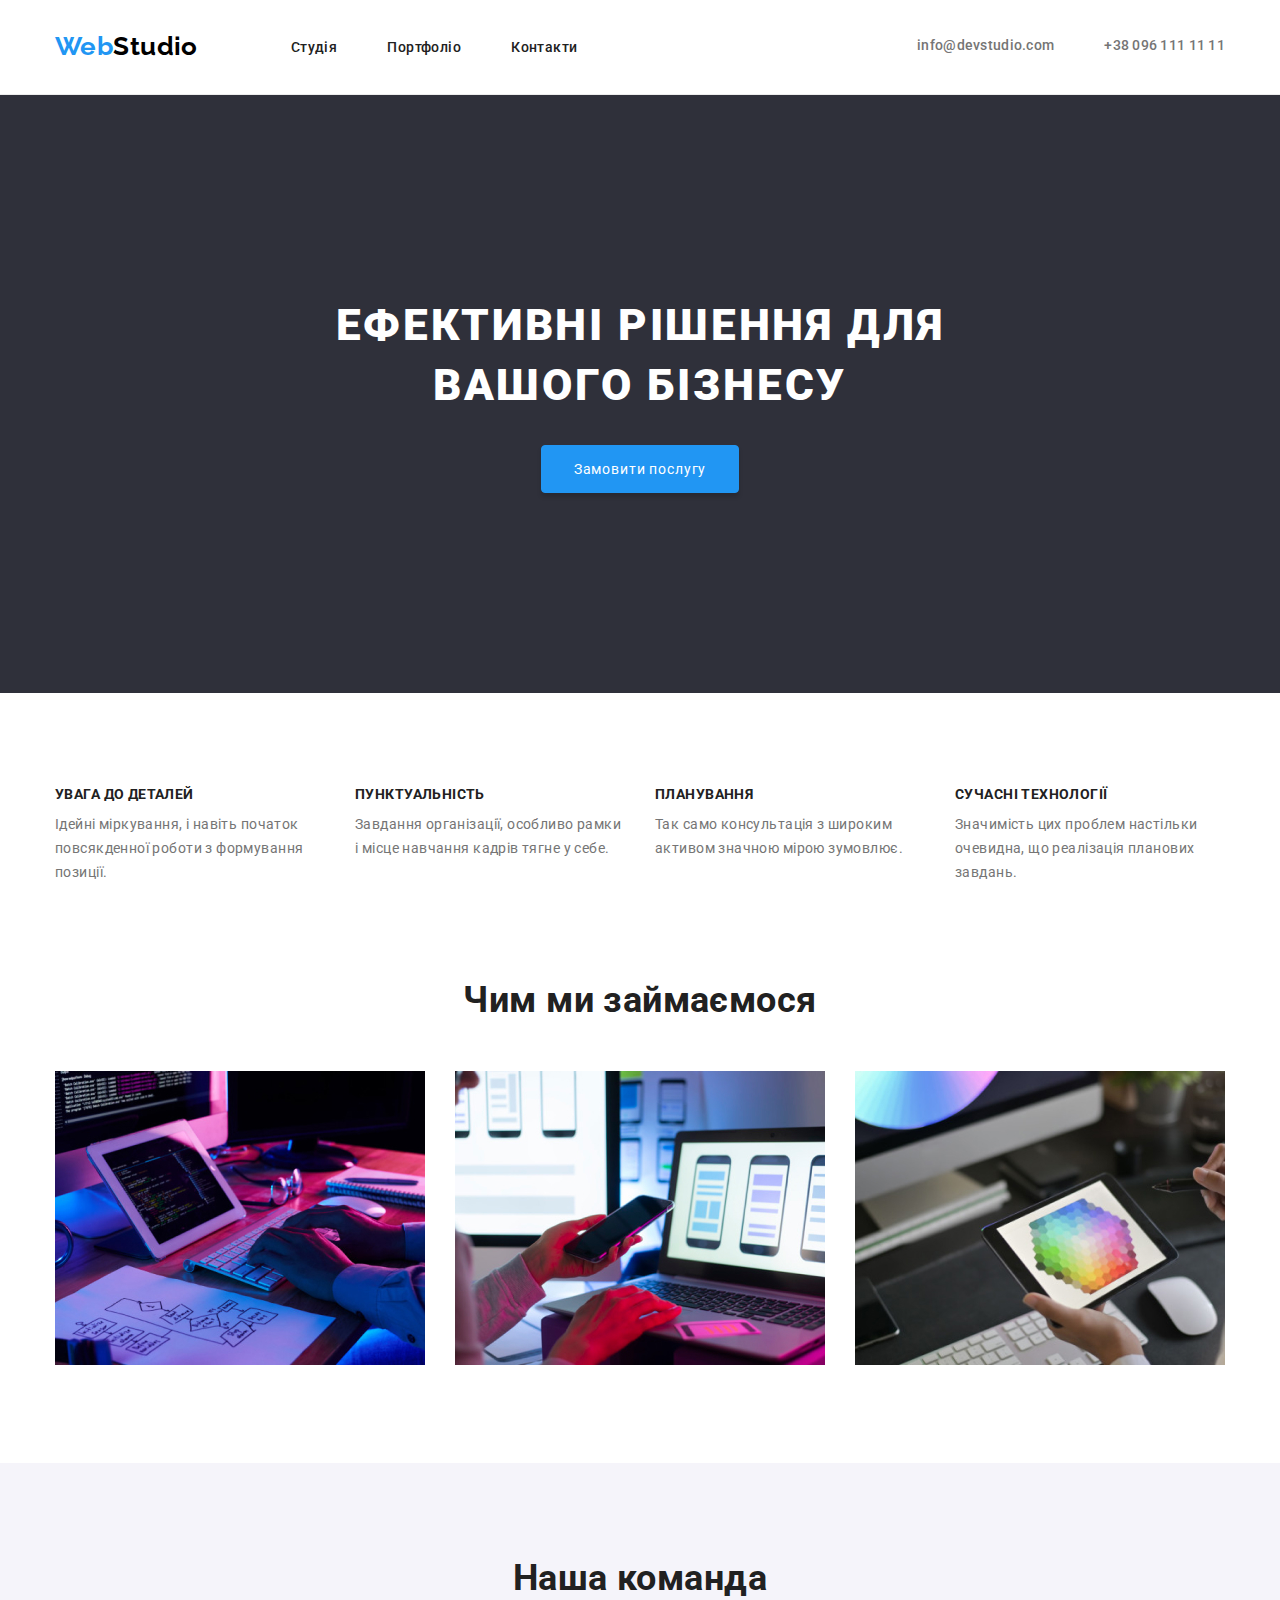
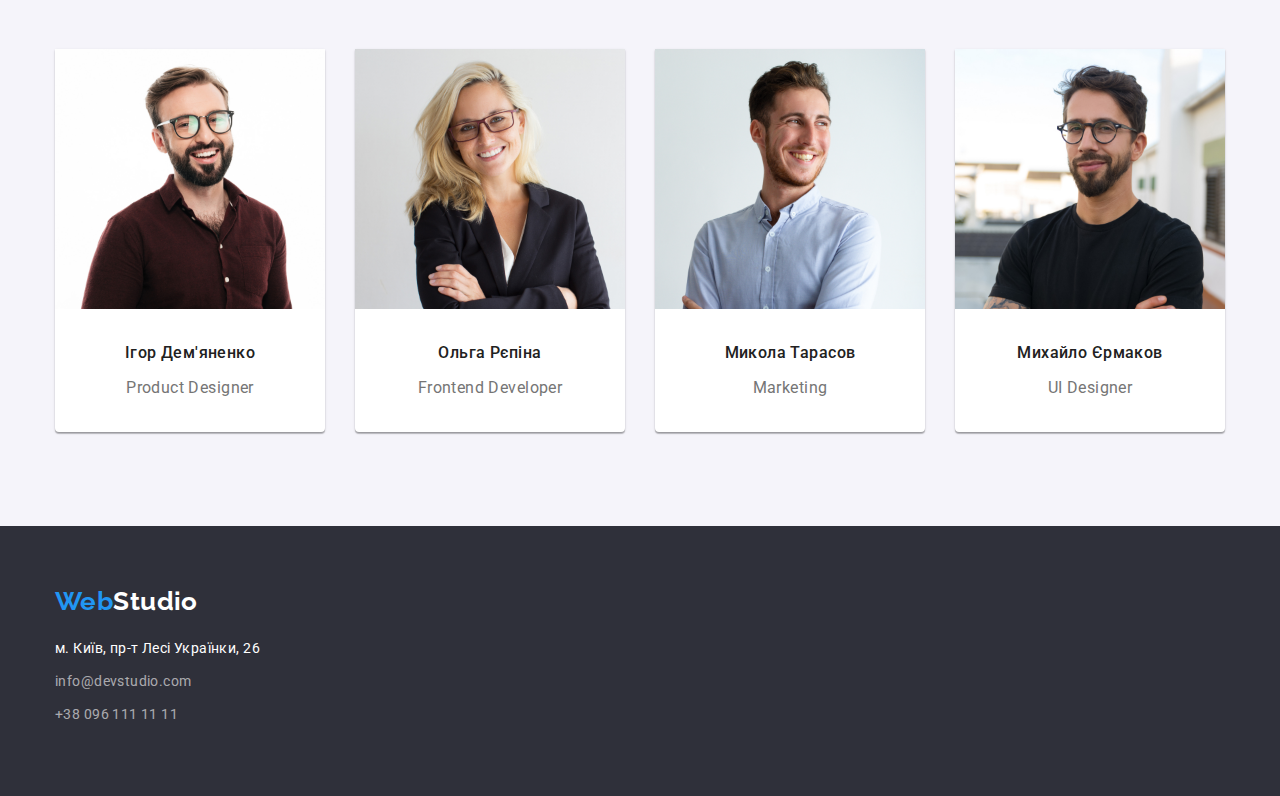
<file: index.html>
<!DOCTYPE html>
<html lang="en">

              <head>
                <meta charset="UTF-8">
                <meta http-equiv="X-UA-Compatible" content="IE=edge">
                       <meta name="viewport" content="width=device-width, initial-scale=1.0">
                       <link rel="stylesheet" href="https://cdnjs.cloudflare.com/ajax/libs/modern-normalize/1.1.0/modern-normalize.min.css">
                       <link rel="preconnect" href="https://fonts.googleapis.com">
                       <meta name="viewport" content="width=device-width, initial-scale=1.0">
                       <link rel="preconnect" href="https://fonts.googleapis.com">
                   <link rel="preconnect" href="https://fonts.gstatic.com" crossorigin="">
                   <link href="https://fonts.googleapis.com/css2?family=Raleway:wght@700&family=Roboto:wght@400;500;700;900&display=swap" rel="stylesheet">
                     
                   
                   <link rel="stylesheet" href="styles/styles.css">
              <title>WebStudio</title>
</head>
<body>
    <!---Навігація-->
  <header class="header">
               <div class="container flex">
              
            <a href="./index.html" class="logo ">
                Web<span class="header-span">Studio</span>
            </a>
            <nav class="nav">
            <ul class="nav-list">
                <li class="nav-item"><a href="./index.html" class="nav-link">Студія</a></li>
                <li class="nav-item"><a href="./portfolio.html" class="nav-link">Портфоліо</a></li>
                <li class="nav-item"><a href="" class="nav-link">Контакти</a></li>
            </ul>
        </nav>
              <ul class="contacts">
               <li class="contacts-item"><a href="mailto:info@devstudio.com" class="contacts-link " target="_blank">info@devstudio.com</a></li>
               <li class="contacts-item"><a href="tel:+380961111111" class="contacts-link ">+38 096 111 11 11</a></li>
        </ul>
    
           </div>
 </header>
 <main>
                    <section class="main ">
                        <div class="container ">
                       <h1 class="main-title"> 
                        
                        ЕФЕКТИВНІ РІШЕННЯ ДЛЯ<br>ВАШОГО БІЗНЕСУ        
                    
                    
                    </h1>
            <button class="button" type="button">Замовити послугу</button>
            </div>
                    </section>
                        <section class="benefits ">
            <!-- Переваги-->
            <div class="container ">          
            <ul class="benefits-list ">
                <li class="benefits-item ">
             <h3 class="benefits-title">Увага до деталей</h3>
             <p class="benefits-text">Ідейні міркування,  і навіть початок повсякденної роботи з формування позиції.</p>
                </li>
                <li class="benefits-item">
                    <h3 class="benefits-title">Пунктуальність</h3>
                    <p class="benefits-text">Завдання організації, особливо рамки  і місце навчання кадрів тягне у себе.
                    </p>
                </li>
                <li class="benefits-item">
      <h3 class="benefits-title">Планування</h3>
          <p class="benefits-text">Так само консультація з широким активом значною мірою зумовлює.</p>
                </li>
                <li class="benefits-item">
             <h3 class="benefits-title">Сучасні технології</h3>
        <p class="benefits-text">Значимість цих проблем настільки очевидна, що реалізація планових завдань. </p>
                </li>
            </ul>
            </div>
        </section>
        <!--Проекти-->
        
        <section class="work">
            <div class="container">
            <h2 class="title1">  Чим ми займаємося   </h2> 
            <ul class="works ">
         <li class="work-item"><img src="./img/box-1.jpg" alt="планшет, клавіатура, процесс розробки"
                  class="work-img" width="370"></li>
         <li class="work-item"><img src="./img/box-2.jpg" alt="планшет, телефон, процесс розробки"
                 class="work-img" width="370"></li>
        <li class="work-item"><img src="./img/box-3.jpg" alt="планшет, телефон, процесс розробки"
      class="work-img" width="370"></li>
            </ul>
            <div>
        </section>
        <!--Команда-->
        <section class="team">
            <div class="container">
            <h2 class="title">       Наша команда         </h2>
            <ul class="team-list ">
                <li class="team-item">
             <img src="./img/box-4.jpg" alt="команда" class="team-img" width="270">
             <div class="team-desc">
         <h3 class="team-title">Ігор Дем'яненко</h3>
        <p class="team-text">Product Designer</p>
        </div>
                </li>
        <li class="team-item">
        <img src="./img/box-5.jpg" alt="команда" class="team-img" width="270">
        <div class="team-desc">
     <h3 class="team-title">Ольга Рєпіна</h3>
         <p class="team-text">Frontend Developer</p>
        </div>
                </li>
                <li class="team-item">
            <img src="./img/box-6.jpg" alt="команда" class="team-img" width="270">
            <div class="team-desc">
         <h3 class="team-title">Микола Тарасов</h3>
        <p class="team-text">Marketing</p>
            </div>
                </li>
                <li class="team-item">
        <img src="./img/box-7.jpg" alt="команда" class="team-img" width="270">
        <div class="team-desc">
          <h3 class="team-title">Михайло Єрмаков</h3>
          <p class="team-text">UI Designer</p>
        </div>
                </li>
            </ul>
        </div>
                </section>      
 </main>
           <!--Адреса-->
 <footer class="footer">
    <div class="container">
        <a href="./index.html" class="logo-footer">
            Web<span class="footer-span">Studio</span>
                  </a>
                 <address class="footer-addr ">
            <ul class="footer-list ">
                <li class="footer-item ">
                    <a  href="https://www.google.com/maps/d/viewer?mid=10uSM3H-mIU3GznYo2szRIEphczw&hl=en_US&ll=50.42732700000001%2C30.538092&z=17"
                        target="_blank" class="footer-address" rel="noreferrer noopener">м. Київ, пр-т Лесі Українки, 26</a>
                </li>
                <li class="footer-item">
                    <a class="footer-link" href="mailto:info@devstudio.com" target="_blank">info@devstudio.com</a>
                </li>
                <li class="footer-item">
                    <a class="footer-link" href="tel:+380961111111">+38 096 111 11 11</a>
                </li>
            </ul>

        </address>
    <div>
            
</footer>
</body>

</html>
</file>
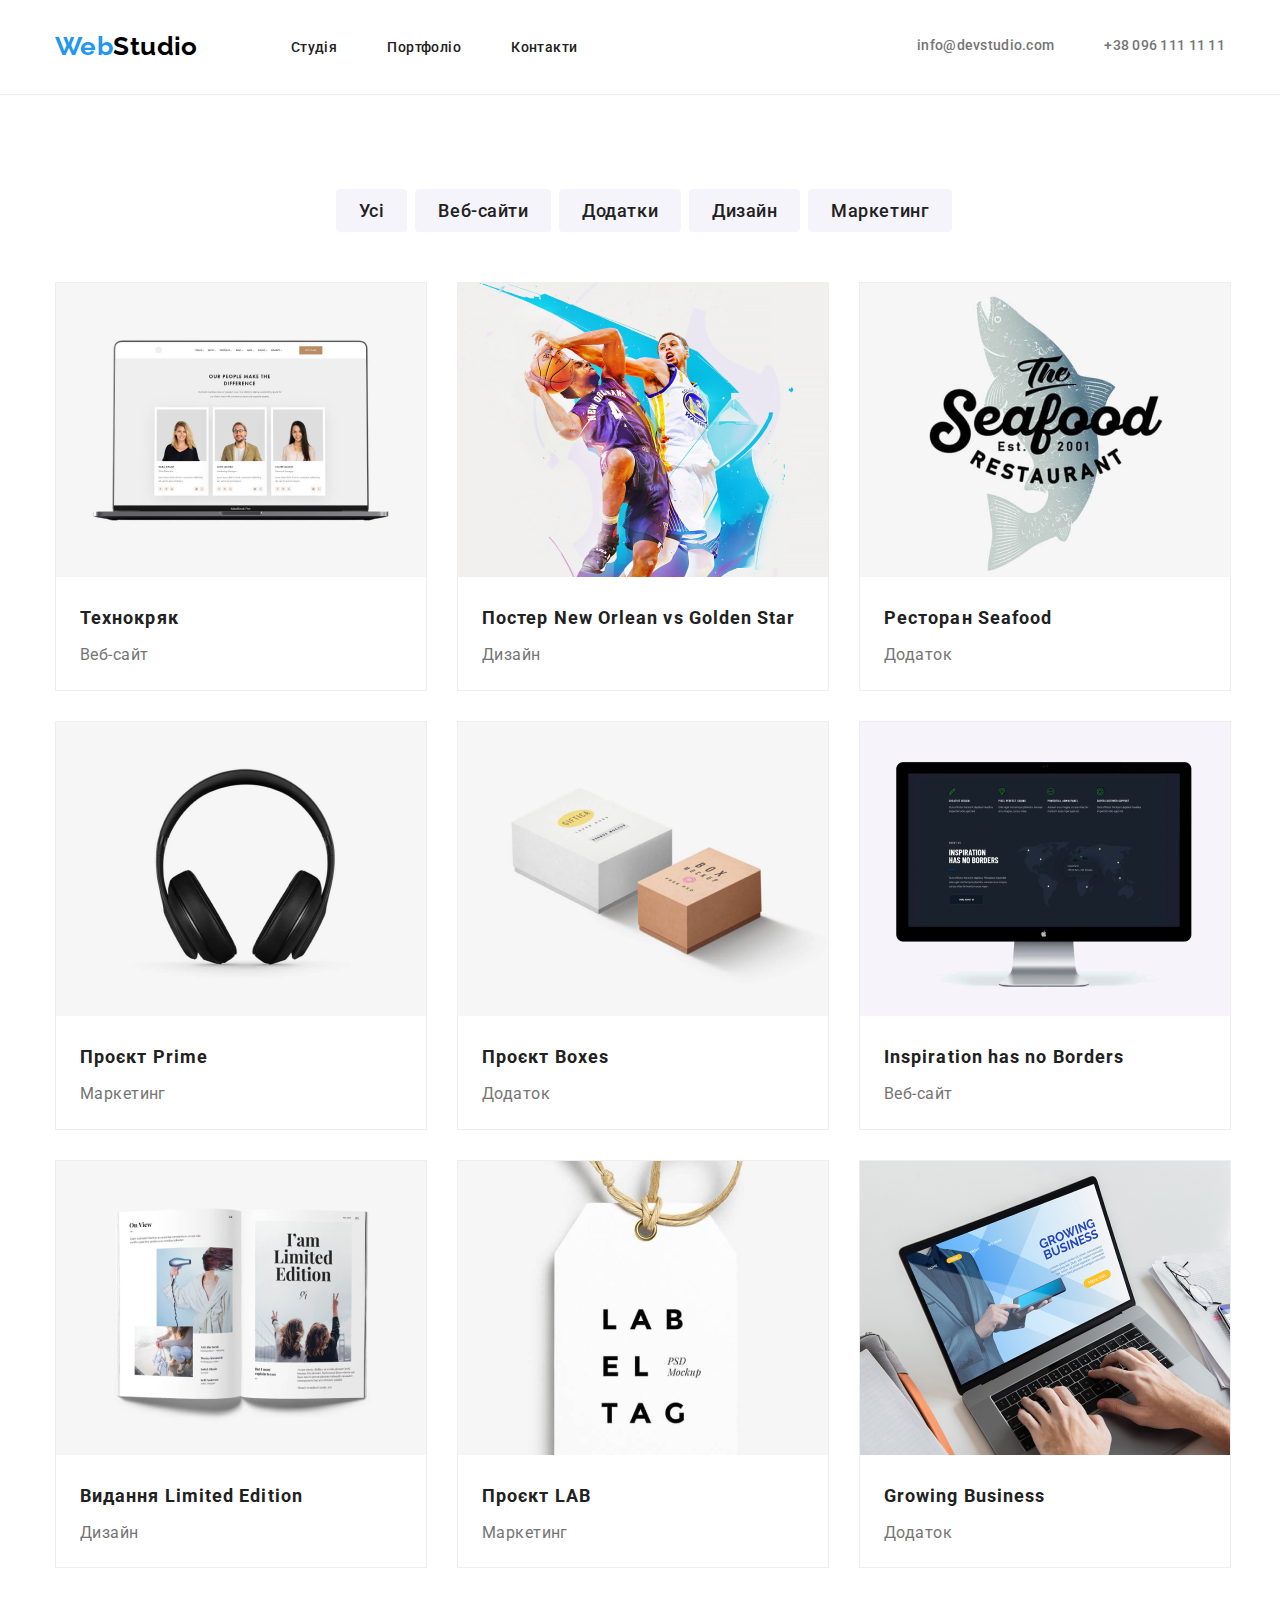
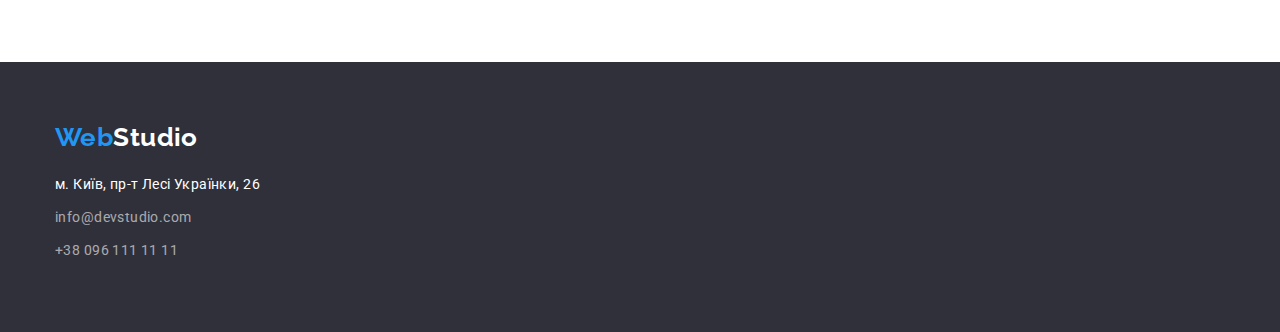
<file: portfolio.html>
<!DOCTYPE html>
<html lang="en">

              <head>
               <meta charset="UTF-8">
            <meta http-equiv="X-UA-Compatible" content="IE=edge">
                   <meta name="viewport" content="width=device-width, initial-scale=1.0">
                   <link rel="stylesheet" href="https://cdnjs.cloudflare.com/ajax/libs/modern-normalize/1.1.0/modern-normalize.min.css">
                   <link rel="preconnect" href="https://fonts.googleapis.com">
                   <meta name="viewport" content="width=device-width, initial-scale=1.0">
                   <link rel="preconnect" href="https://fonts.googleapis.com">
               <link rel="preconnect" href="https://fonts.gstatic.com" crossorigin="">
               <link href="https://fonts.googleapis.com/css2?family=Raleway:wght@700&family=Roboto:wght@400;500;700;900&display=swap" rel="stylesheet">
                 
               
               <link rel="stylesheet" href="styles/styles.css">
              <title>Portfolio</title>
</head>
<body>
    <!---Навігація-->
    <header class="header">
        <div class="container flex">
       
     <a href="./index.html" class="logo">
         Web<span class="header-span">Studio</span>
     </a>
     <nav class="nav">
     <ul class="nav-list">
         <li class="nav-item"><a href="./index.html" class="nav-link">Студія</a></li>
         <li class="nav-item"><a href="./portfolio.html" class="nav-link">Портфоліо</a></li>
         <li class="nav-item"><a href="" class="nav-link">Контакти</a></li>
     </ul>
 </nav>
       <ul class="contacts">
        <li class="contacts-item"><a href="mailto:info@devstudio.com" class="contacts-link " target="_blank">info@devstudio.com</a></li>
        <li class="contacts-item"><a href="tel:+380961111111" class="contacts-link ">+38 096 111 11 11</a></li>
 </ul>

    </div>
</header>
 <main>
    <section class="galery ">
        <div class="container">
        <h2 class="visually-hidden">Портфоліо WebStudio</h2>
        <ul class="filter-list">
            <li class="filter-item"><button class="filter-buttn" type="button">
                    Усі
                </button></li>
            <li class="filter-item"><button class="filter-buttn" type="button">
                    Веб-сайти
                </button></li>
            <li class="filter-item"><button class="filter-buttn" type="button">
                    Додатки
                </button></li>
            <li class="filter-item"><button class="filter-buttn" type="button">
                    Дизайн
                </button></li>
            <li class="filter-item"><button class="filter-buttn" type="button">
                    Маркетинг
                </button></li>
        </ul>
        
       
        <ul class="galery-list">
            <li class="galery-item">
                <img src="./img/img-01.jpg" alt="ноут" class="galery-img" width="370">

                <div class="card-desc">
                <h3 class="galery-title"> Технокряк</h3>
                <p class="galery-text"> Веб-сайт </p>               
            </div>

            </li>
            <li class="galery-item">
                <img src="./img/img-02.jpg" alt="постер баскетбольної гри" class="galery-img"
                    width="370">

                    <div class="card-desc">
                <h3 class="galery-title"> Постер <span lang="en">New Orlean vs Golden Star</span> </h3>
                <p class="galery-text"> Дизайн </p>
            </div>

            </li>
            <li class="galery-item">
                <img src="./img/img-03.jpg" alt="логотип ресторана" class="galery-img" width="370">

                <div class="card-desc">
                <h3 class="galery-title"> Ресторан Seafood </h3> 
                <p class="galery-text"> Додаток </p>
                </div>

            </li>
            <li class="galery-item">
                <img src="./img/img-04.jpg" alt="навушники" class="galery-img" width="370">

                <div class="card-desc">
                <h3 class="galery-title"> Проєкт Prime </h3>
                <p class="galery-text"> Маркетинг</p>
                </div>

            </li>
            <li class="galery-item">
                <img src="./img/img-05.jpg" alt="дві коробки" class="galery-img" width="370">

                <div class="card-desc">
                <h3 class="galery-title"> Проєкт Boxes</h3>
                <p class="galery-text">  Додаток </p>
                </div>

            </li>
            <li class="galery-item">
                <img src="./img/img-06.jpg" alt="ноутбук" class="galery-img" width="370">

                <div class="card-desc">
                <h3 class="galery-title" lang="en">   Inspiration has no Borders </h3>
                 <p class="galery-text">   Веб-сайт </p>
                </div>

            </li>
            <li class="galery-item">
                <img src="./img/img-07.jpg" alt="газета" class="galery-img" width="370">

             <div class="card-desc">
                <h3 class="galery-title"> Видання Limited Edition</h3> 
                <p class="galery-text"> Дизайн  </p> 
             </div>

            </li>
            <li class="galery-item">
                <img src="./img/img-08.jpg" alt="логотип компанії" class="galery-img" width="370">

                <div class="card-desc">
                <h3 class="galery-title">Проєкт LAB</h3>
                <p class="galery-text">  Маркетинг</p>
                </div>

            </li>
            <li class="galery-item">
                <img src="./img/img-09.jpg" alt="ноутбук" class="galery-img" width="370">

                <div class="card-desc">
                <h3 class="galery-title" lang="en">  Growing Business</h3>
                <p class="galery-text">  Додаток </p>
                </div>

            </li>
        </ul>
    </div>   
    </section>
</main>
           <!--Адреса-->
           <footer class="footer">
            <div class="container">
                <a href="./index.html" class="logo-footer">
                    Web<span class="footer-span">Studio</span>
                          </a>
                         <address class="footer-addr ">
                    <ul class="footer-list ">
                        <li class="footer-item ">
                            <a  href="https://www.google.com/maps/d/viewer?mid=10uSM3H-mIU3GznYo2szRIEphczw&hl=en_US&ll=50.42732700000001%2C30.538092&z=17"
                                target="_blank" class="footer-address" rel="noreferrer noopener">м. Київ, пр-т Лесі Українки, 26</a>
                        </li>
                        <li class="footer-item">
                            <a class="footer-link" href="mailto:info@devstudio.com" target="_blank">info@devstudio.com</a>
                        </li>
                        <li class="footer-item">
                            <a class="footer-link" href="tel:+380961111111">+38 096 111 11 11</a>
                        </li>
                    </ul>
        
                </address>
            <div>
                    
        </footer>
</body>

</html>
</file>
<file: styles/styles.css>
:root {
    --color-heading: #212121;
    --color-text: #757575;
    --color-address: rgba(255, 255, 255, 0.6);
    --color-hover: #2196f3;
    --color-hover-hero-btn: #188ce8;
    --color-logo: #000;
    --color-hero: #fff;
    --color-border: #ececec;
    --color-border-secondary: #eeeeee;
    --bg-color-footer: #2f303a;
    --bg-color-team: #f5f4fa;
    --font-family-logo: 'Raleway', Arial, Helvetica, sans-serif;
    --font-family-brand: 'Roboto', Arial, Helvetica, sans-serif;
  }
  
  /* Основні */
  
  body {
    color: var(--color-text);
    font-family: "Roboto", sans-serif;
    font-size: 14px;
    font-weight: 400;
    letter-spacing: 0.03em;}
  .body, h1,
  h2,
  h3,
  h4,
  li,
  ul,
  p
   {
    padding: 0;
    margin: 0;}
    
  .list {
      list-style: none;}

    .img {
      display: block;
      width: 100%; }
  

.main {

  padding-top: 200px;
    padding-bottom: 200px;
  background-color: var(--bg-color-footer);
  text-align: center;
}

  .main-title
  {   font-weight: 900;
    font-size: 44px;
    line-height: 60px;
    letter-spacing: 0.06em;
    text-transform: uppercase;
   color: #FFFFFF; 
   
  }

  .container {
    width: 1200px;
    margin-left: auto;
    margin-right: auto;
    padding-left: 15px;
    padding-right: 15px;
  
    }
    section
    {
      padding-top: 94px;
      padding-bottom: 94px;
    }
  
 
    a {
    text-decoration: none;
  }
  ul {
    list-style: none;
    
  }
  .visually-hidden {
    position: absolute;
    width: 1px;
    height: 1px;
    margin: -1px;
    border: 0;
    padding: 0;
    white-space: nowrap;
    clip-path: inset(100%);
    clip: rect(0 0 0 0);
    overflow: hidden;
  }
  /* HEADER */
  .header {
    border-bottom: 1px solid var(--color-border);
    background-color: var(--color-hero);
   
    }
 .flex
  {display: flex;
    align-items: center; }

  .logo {
    color: var(--color-hover);
    font-family: var(--font-family-logo);
    font-weight: 700;
    font-size: 26px;
  font-family: 'Raleway';
  line-height: 1.14;
  padding-top: 32px;
      padding-bottom: 32px;
      
     }
  

  .header-span {
    color: var(--color-logo); }
 
    .nav-link  {
    color: var(--color-heading);
    font-weight: 500;
    font-size: 14px;
    line-height: 16px;
    letter-spacing: 0.03em;
  }

  .nav-list
  { 
    display: flex;
    margin-left:93px;
    
    }

    .nav-item:not(last-child) {
      margin-right: 50px;}
    
    .nav-link {
      text-decoration: none;}
    
     .link {
      display: block;
      font-weight: 500;
      line-height: 1.14;
      letter-spacing: 0.02em;
  }

  .contacts-link {
    color: var(--color-heading);

    letter-spacing: 0.02em;
    color: var(--color-text);
  }
  
  .contacts-link:hover,
  .contacts-link:focus
   {
    color: var(--color-hover);
  }
.contacts-item 
{
  
}
  .contacts
  {
    padding-top: 13px;
    padding-bottom: 15px;
    font-family: "Roboto";
      display: flex;
      margin-left: auto;
      font-weight: 500;
      font-size: 14px;
      line-height: 1.14;
      letter-spacing: 0.02em;
    }
    
    .contacts li + li {
      margin-left: 50px;
    }
     

  .nav-link:hover,
  .nav-link:focus
   {
    color: var(--color-hover);
  }
  
  /* HERO */

  
  .button {
    color: var(--color-hero);
    background-color: var(--color-hover);
    font-family: var(--font-family-brand);
    padding: 10px 32px;
    line-height: 1.88;
    letter-spacing: 0.06em;
    cursor: pointer;
    box-shadow: 0px 4px 4px rgba(0, 0, 0, 0.15);
    border: 1px solid var(--color-hover);
    border-radius: 4px;
  margin-top: 30px;}

  .button:hover {
    background: var(--color-hover-hero-btn);
    box-shadow: 0px 4px 4px rgba(0, 0, 0, 0.15);}

  
  /* BENEFITS */

  .benefits-list 
  { display: flex;
    font-family: "Roboto";
  justify-content: space-between;
   }
  
  .benefits-title {
    color: var(--color-heading);
    font-weight: 700;
    font-size: 14px;
    line-height: 1.14;
    text-transform: uppercase; 
  margin-bottom: 10px; }

  .benefits-text {
    font-weight: 400;
    line-height: 1.71;
   color: var(--color-text);
   width: 270px;
  }
  
  /* WORK */
 
  .work
  {font-size: 14px;
    line-height: 1.14;
    padding-top: 0px;
  }
  
  .works
  {
    display: flex;
    justify-content: space-between ;
  }
   
 

  .title {
    color: var(--color-heading);
    font-weight: 700;
    font-size: 36px;
    line-height: 1.17;
    text-align: center;
margin-bottom: 50px;
  }

  .title1
  {
    color: var(--color-heading);
    font-weight: 700;
    font-size: 36px;
    line-height: 1.17;
    text-align: center;
   margin-bottom: 50px;
    
  }

    .hidden1
  {font-size: 0;}
  
  /* TEAM */
  
.team-list
{
  display: flex;
  justify-content: space-between;
 
}

  .team-desc {
    display: block;
    text-align: center;
  }

  .team {
    background-color: var(--bg-color-team);
    font-weight: 400;
  font-size: 16px;
  line-height: 1.18;
  ;
  }
  .team-item {
    background: #ffffff;
    box-shadow: 0px 1px 3px rgba(0, 0, 0, 0.12), 0px 1px 1px rgba(0, 0, 0, 0.14),
      0px 2px 1px rgba(0, 0, 0, 0.2);
    border-radius: 0px 0px 4px 4px; width: 270px;}
    
  
  .team-title {
    color: var(--color-heading);
    font-weight: 500;
    font-family: 'Roboto';
    font-size: 16px;
    margin-top: 30px;
    margin-bottom: 10px;
    }
  

  .team-text{
    font-size: 16px;
    line-height: 1.86;
    margin-bottom: 30px;
   color: var(--color-text);
  }
  /* GALERY */

.filter-list
{display: flex;
  justify-content: center;
    font-weight: 400;
    font-size: 14px;
    line-height: 1.71;
  margin-bottom: 50px; }

    .filter-item{
      margin-left: 8px;
  font-family: 'Roboto'; }

  .filter-buttn {
    color: var(--color-heading);
    font-family: var(--font-family-brand);
    font-weight: 500;
    font-size: 18px;
    line-height: 1.63;
    letter-spacing: 0.03em;
    background-color: var(--bg-color-team);
    border: 1px solid var(--bg-color-team);
    cursor: pointer;
    border-radius: 4px;
    padding: 6px 22px;
   }

  .filter-buttn:hover,
  .filter-buttn:focus {
    color: var(--color-hero);
    background-color: var(--color-hover); }

  .galery
  {padding-top: 94px; 
  }

  .galery-list{
  display: flex;
      flex-wrap: wrap;
      gap: 30px;
      width: 1200px;
    }

  .galery-item {
    border: 1px solid var(--color-border-secondary); }

  .galery-title {
    color: var(--color-heading);
    font-weight: 700;
    font-size: 18px;
    line-height: 2;
    letter-spacing: 0.06em;
    margin-bottom: 4px;    
  }
  .galery-text {
    font-size: 16px;
    line-height: 1.86;}
  
   .card-desc {
     padding: 20px 24px;
   border: 1px solid var(--border-prt);  }      

  /* FOOTER */
  footer {
    padding: 60px 0;
    background-color: var(--bg-color-footer);
     }
  .footer-addr
  {margin-top: 20px;}
  .footer-list
  {
    display: block;
    padding: 0 0;
  }
.logo-footer
{
  color: var(--color-hover);
    font-family: var(--font-family-logo);
    font-weight: 700;
    font-size: 26px;
    line-height: 1.19;
    
  font-family: 'Raleway';
  margin-bottom: 20px;
  line-height: 1.19;}
  
  .footer-span {
    color: var(--color-hero);}

  .footer-link {
    color: var(--color-address);
    font-size: 14px;
    font-style: normal;
    line-height: 1.71;}

    .footer-item{   
margin-bottom: 9px;
      font-weight: 400;
      line-height: 1.71;
      letter-spacing: 0.03em;}
 
  .footer-link:hover,
  .footer-link:focus {
    color: var(--color-hero);}
  .footer-address{
    color: #FFFFFF;
    font-size: 14px;
    font-style: normal;
    line-height: 1.71;  }
</file>
